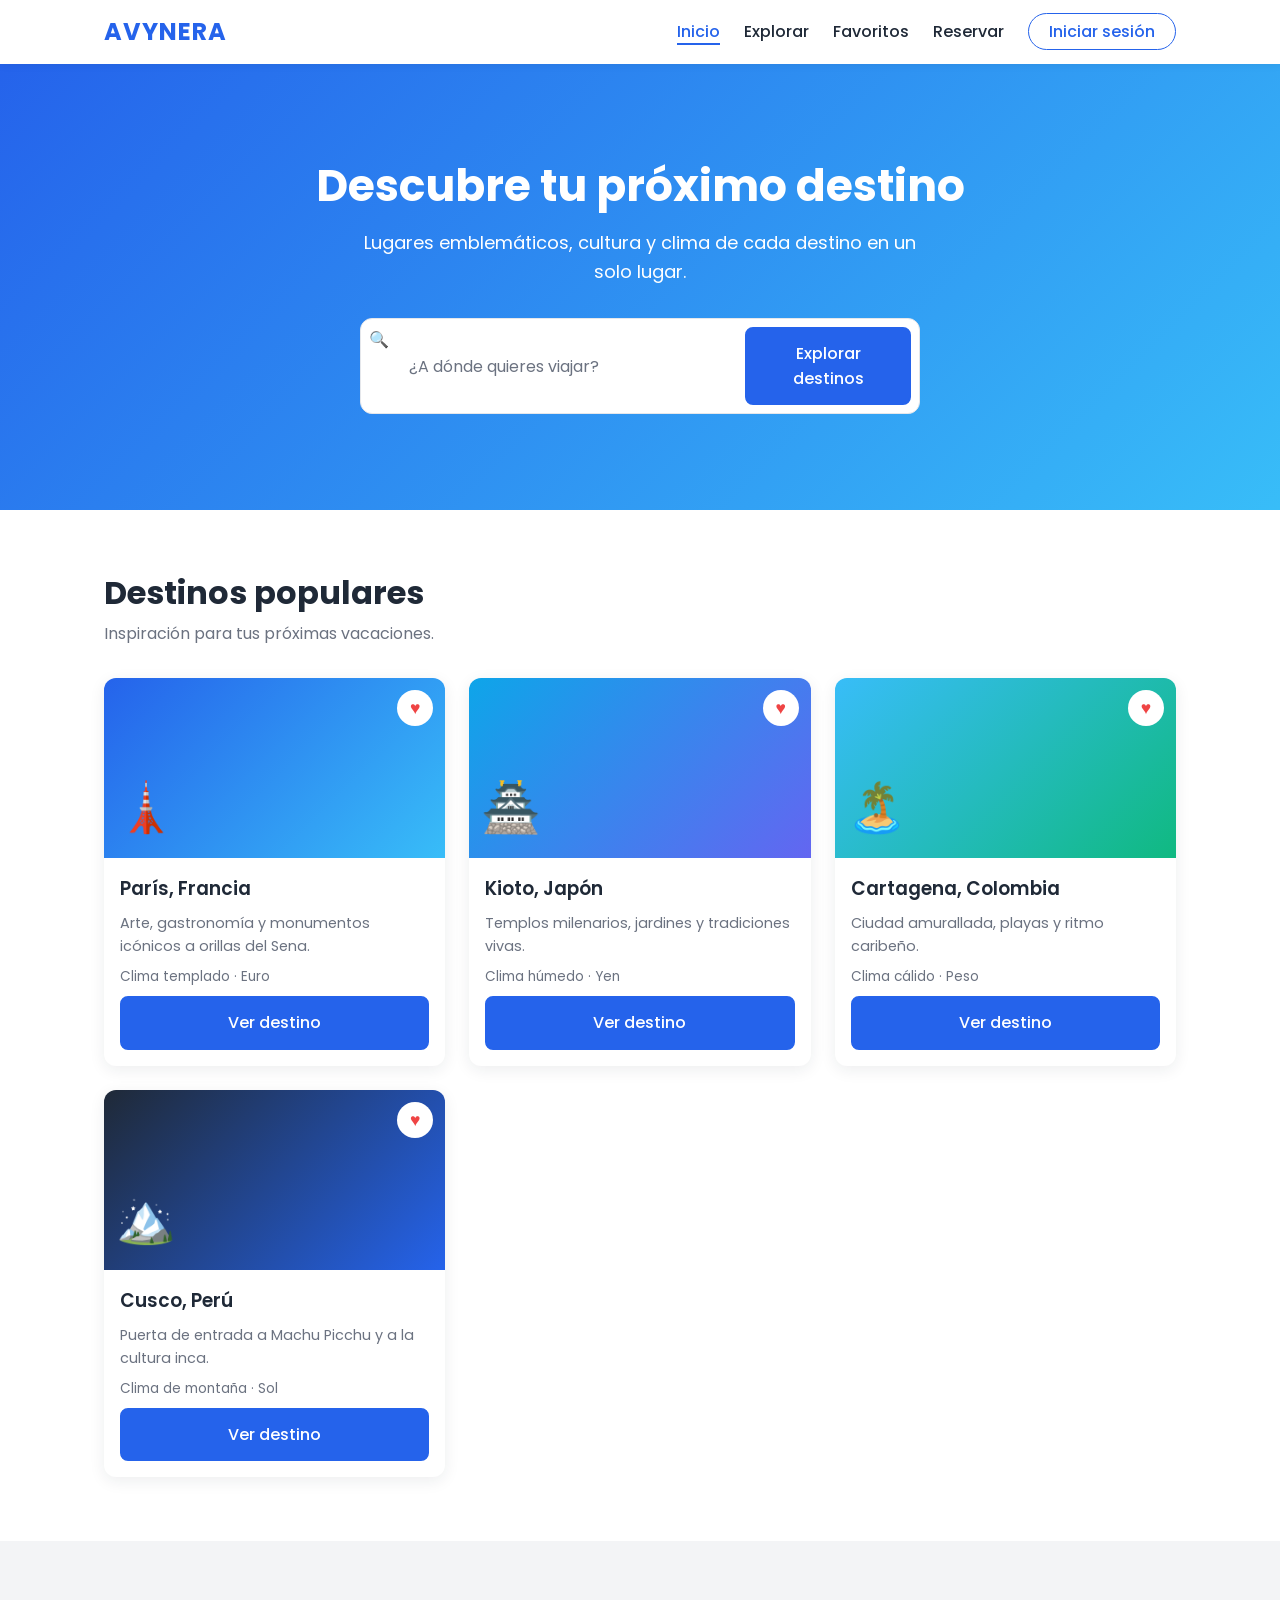
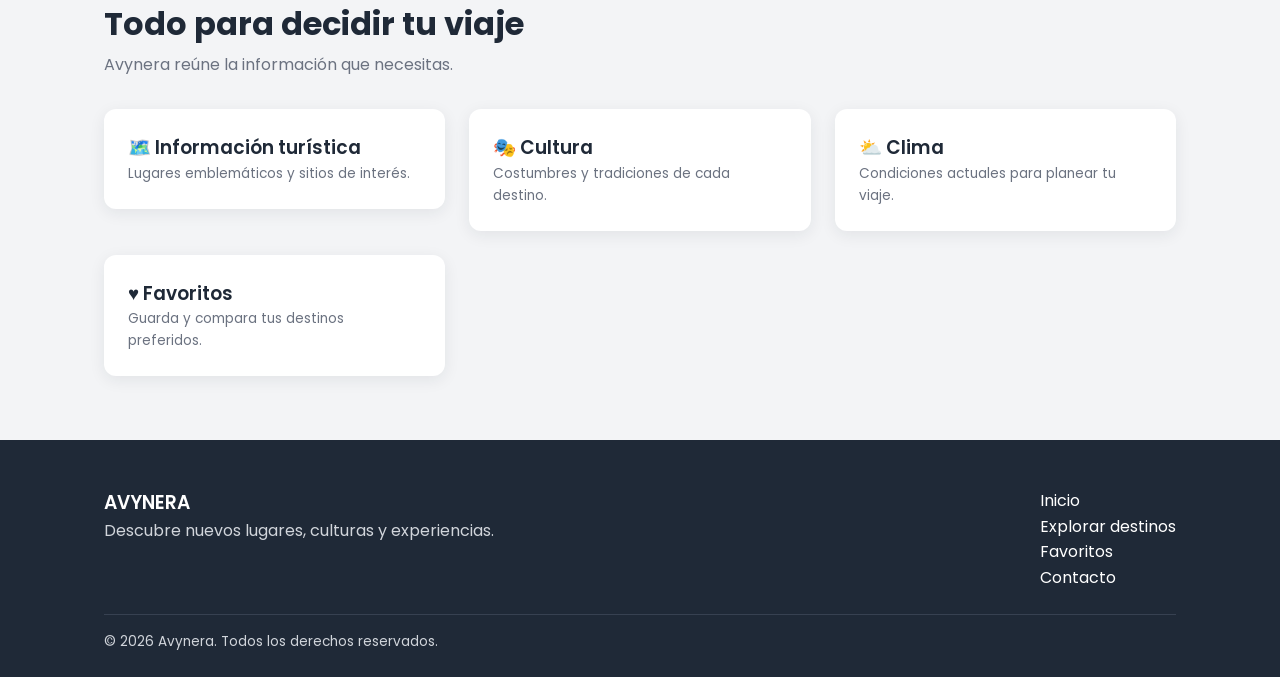
<file: index.html>
<!DOCTYPE html>
<html lang="es">
<head>
<meta charset="UTF-8">
<meta name="viewport" content="width=device-width, initial-scale=1">
<title>Inicio | Avynera</title>
<link rel="preconnect" href="https://fonts.googleapis.com">
<link rel="preconnect" href="https://fonts.gstatic.com" crossorigin>
<link href="https://fonts.googleapis.com/css2?family=Poppins:wght@400;500;600;700&display=swap" rel="stylesheet">
<link rel="stylesheet" href="style.css">
</head>
<body>
<header class="navbar">
<div class="contenedor">
<a class="logo" href="index.html">AVYNERA</a>
<nav><ul>
<li><a href="index.html" class="activo">Inicio</a></li>
<li><a href="destinos.html" >Explorar</a></li>
<li><a href="favoritos.html" >Favoritos</a></li>
<li><a href="reservar.html" >Reservar</a></li>
<li><a class="btn-login" href="login.html">Iniciar sesión</a></li>
</ul></nav>
</div>
</header>
<main>
<section class="hero"><div class="contenedor">
<h1>Descubre tu próximo destino</h1>
<p>Lugares emblemáticos, cultura y clima de cada destino en un solo lugar.</p>
<form class="buscador" action="destinos.html"><span aria-hidden="true">🔍</span><input type="search" placeholder="¿A dónde quieres viajar?" aria-label="Buscar destino"><button class="btn btn-primario" type="submit">Explorar destinos</button></form>
</div></section>
<section class="seccion"><div class="contenedor"><h2>Destinos populares</h2><p class="sub">Inspiración para tus próximas vacaciones.</p>
<div class="grid"><article class="tarjeta"><div class="img img-1">🗼<span class="fav" title="Favorito">♥</span></div><div class="cuerpo"><h3>París, Francia</h3><p>Arte, gastronomía y monumentos icónicos a orillas del Sena.</p><span class="datos">Clima templado · Euro</span><a class="btn btn-primario" href="detalle.html">Ver destino</a></div></article><article class="tarjeta"><div class="img img-2">🏯<span class="fav" title="Favorito">♥</span></div><div class="cuerpo"><h3>Kioto, Japón</h3><p>Templos milenarios, jardines y tradiciones vivas.</p><span class="datos">Clima húmedo · Yen</span><a class="btn btn-primario" href="detalle.html">Ver destino</a></div></article><article class="tarjeta"><div class="img img-3">🏝️<span class="fav" title="Favorito">♥</span></div><div class="cuerpo"><h3>Cartagena, Colombia</h3><p>Ciudad amurallada, playas y ritmo caribeño.</p><span class="datos">Clima cálido · Peso</span><a class="btn btn-primario" href="detalle.html">Ver destino</a></div></article><article class="tarjeta"><div class="img img-4">🏔️<span class="fav" title="Favorito">♥</span></div><div class="cuerpo"><h3>Cusco, Perú</h3><p>Puerta de entrada a Machu Picchu y a la cultura inca.</p><span class="datos">Clima de montaña · Sol</span><a class="btn btn-primario" href="detalle.html">Ver destino</a></div></article></div></div></section>
<section class="seccion gris"><div class="contenedor"><h2>Todo para decidir tu viaje</h2><p class="sub">Avynera reúne la información que necesitas.</p>
<div class="grid">
<div class="panel"><h3>🗺️ Información turística</h3><p class="datos">Lugares emblemáticos y sitios de interés.</p></div>
<div class="panel"><h3>🎭 Cultura</h3><p class="datos">Costumbres y tradiciones de cada destino.</p></div>
<div class="panel"><h3>⛅ Clima</h3><p class="datos">Condiciones actuales para planear tu viaje.</p></div>
<div class="panel"><h3>♥ Favoritos</h3><p class="datos">Guarda y compara tus destinos preferidos.</p></div>
</div></div></section>
</main>
<footer class="footer">
<div class="contenedor">
<div class="cols">
<div><h3>AVYNERA</h3><p>Descubre nuevos lugares, culturas y experiencias.</p></div>
<ul>
<li><a href="index.html">Inicio</a></li>
<li><a href="destinos.html">Explorar destinos</a></li>
<li><a href="favoritos.html">Favoritos</a></li>
<li><a href="#">Contacto</a></li>
</ul>
</div>
<p class="copy">© 2026 Avynera. Todos los derechos reservados.</p>
</div>
</footer>
</body>
</html>
</file>
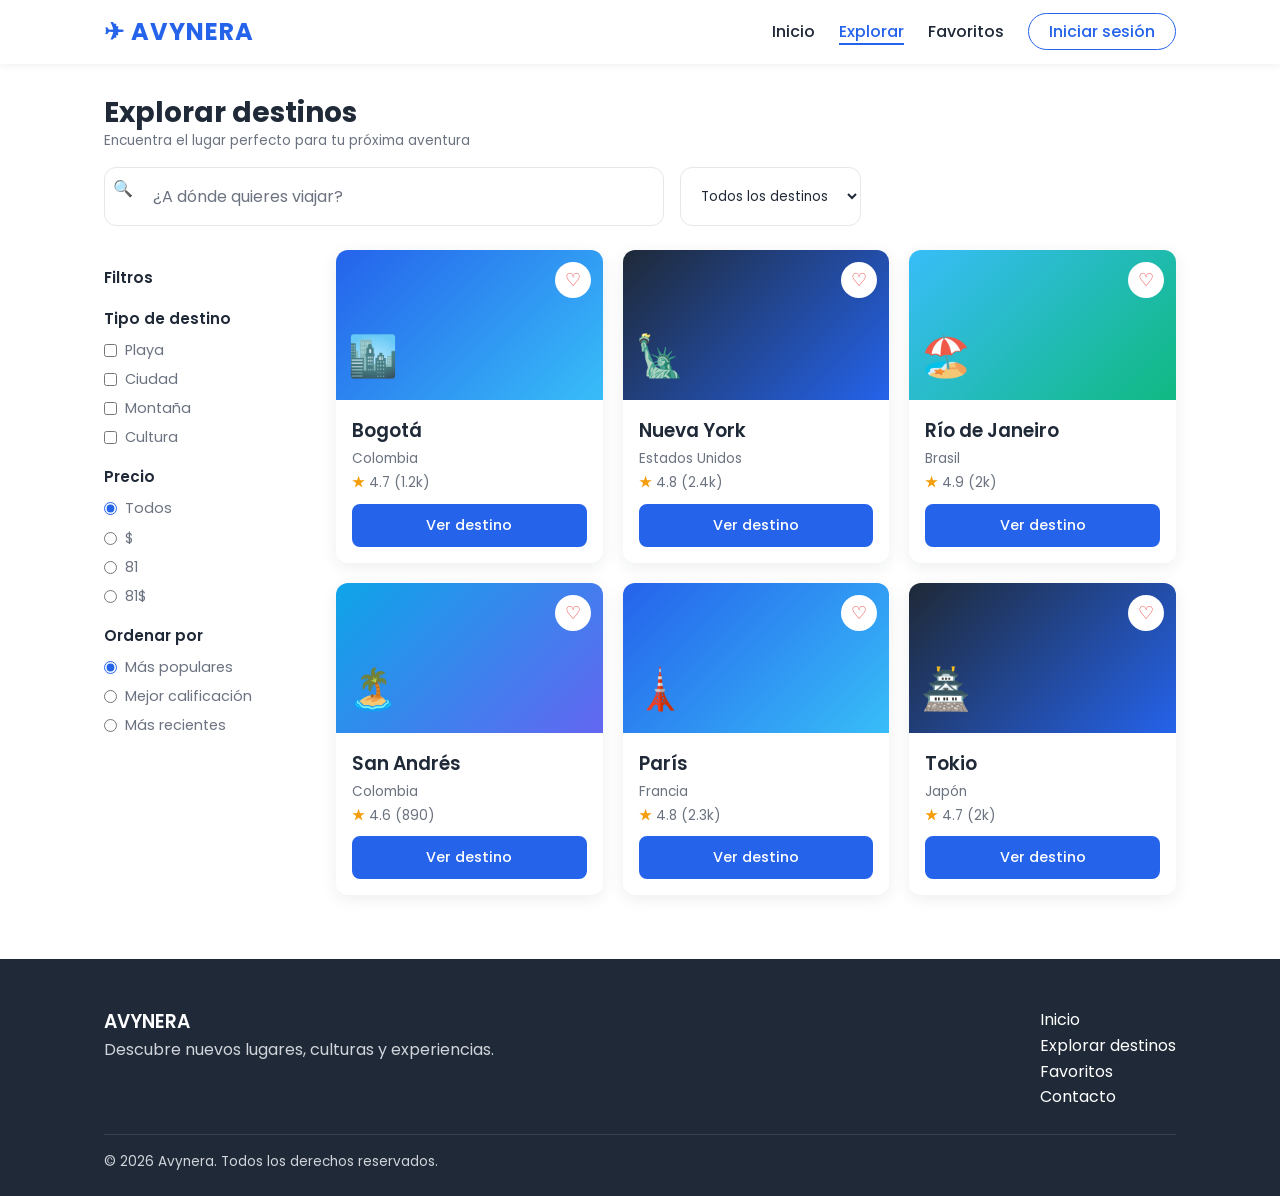
<file: destinos.html>
<!DOCTYPE html>
<html lang="es">
<head>
<meta charset="UTF-8">
<meta name="viewport" content="width=device-width, initial-scale=1">
<title>Destinos | Avynera</title>
<link href="https://fonts.googleapis.com/css2?family=Poppins:wght@400;500;600;700&display=swap" rel="stylesheet">
<link rel="stylesheet" href="style.css">
</head>
<body>
<header class="navbar"><div class="contenedor">
<a class="logo" href="index.html">✈ AVYNERA</a>
<nav><ul>
<li><a href="index.html">Inicio</a></li>
<li><a href="destinos.html" class="activo">Explorar</a></li>
<li><a href="favoritos.html">Favoritos</a></li>
<li><a class="btn-login" href="login.html">Iniciar sesión</a></li>
</ul></nav></div></header>
<main class="contenedor">
<div class="titulo-pagina"><h1>Explorar destinos</h1><p class="datos">Encuentra el lugar perfecto para tu próxima aventura</p></div>
<div class="barra">
<form class="buscador" onsubmit="return false"><span>🔍</span><input type="search" placeholder="¿A dónde quieres viajar?" aria-label="Buscar"></form>
<select aria-label="Tipo"><option>Todos los destinos</option><option>Ciudad</option><option>Montaña</option><option>Playa</option></select>
</div>
<div class="explorar">
<aside class="filtros">
<h3>Filtros</h3><h3>Tipo de destino</h3>
<label><input type="checkbox"> Playa</label><label><input type="checkbox"> Ciudad</label><label><input type="checkbox"> Montaña</label><label><input type="checkbox"> Cultura</label>
<h3>Precio</h3>
<label><input type="radio" name="p" checked> Todos</label><label><input type="radio" name="p"> $</label><label><input type="radio" name="p"> 81</label><label><input type="radio" name="p"> 81$</label>
<h3>Ordenar por</h3>
<label><input type="radio" name="o" checked> Más populares</label><label><input type="radio" name="o"> Mejor calificación</label><label><input type="radio" name="o"> Más recientes</label>
</aside>
<div class="grid3">
<article class="tarjeta"><div class="img img-1">🏙️<span class="fav">♡</span></div><div class="cuerpo"><h3>Bogotá</h3><span class="datos">Colombia</span><span class="estrellas"><b>★</b> 4.7 (1.2k)</span><a class="btn" href="detalle.html">Ver destino</a></div></article><article class="tarjeta"><div class="img img-4">🗽<span class="fav">♡</span></div><div class="cuerpo"><h3>Nueva York</h3><span class="datos">Estados Unidos</span><span class="estrellas"><b>★</b> 4.8 (2.4k)</span><a class="btn" href="detalle.html">Ver destino</a></div></article><article class="tarjeta"><div class="img img-3">🏖️<span class="fav">♡</span></div><div class="cuerpo"><h3>Río de Janeiro</h3><span class="datos">Brasil</span><span class="estrellas"><b>★</b> 4.9 (2k)</span><a class="btn" href="detalle.html">Ver destino</a></div></article>
<article class="tarjeta"><div class="img img-2">🏝️<span class="fav">♡</span></div><div class="cuerpo"><h3>San Andrés</h3><span class="datos">Colombia</span><span class="estrellas"><b>★</b> 4.6 (890)</span><a class="btn" href="detalle.html">Ver destino</a></div></article><article class="tarjeta"><div class="img img-1">🗼<span class="fav">♡</span></div><div class="cuerpo"><h3>París</h3><span class="datos">Francia</span><span class="estrellas"><b>★</b> 4.8 (2.3k)</span><a class="btn" href="detalle.html">Ver destino</a></div></article><article class="tarjeta"><div class="img img-4">🏯<span class="fav">♡</span></div><div class="cuerpo"><h3>Tokio</h3><span class="datos">Japón</span><span class="estrellas"><b>★</b> 4.7 (2k)</span><a class="btn" href="detalle.html">Ver destino</a></div></article>
</div></div></main>
<footer class="footer"><div class="contenedor"><div class="cols"><div><h3>AVYNERA</h3><p>Descubre nuevos lugares, culturas y experiencias.</p></div>
<ul><li><a href="index.html">Inicio</a></li><li><a href="destinos.html">Explorar destinos</a></li><li><a href="favoritos.html">Favoritos</a></li><li><a href="#">Contacto</a></li></ul></div>
<p class="copy">© 2026 Avynera. Todos los derechos reservados.</p></div></footer>
</body></html>
</file>
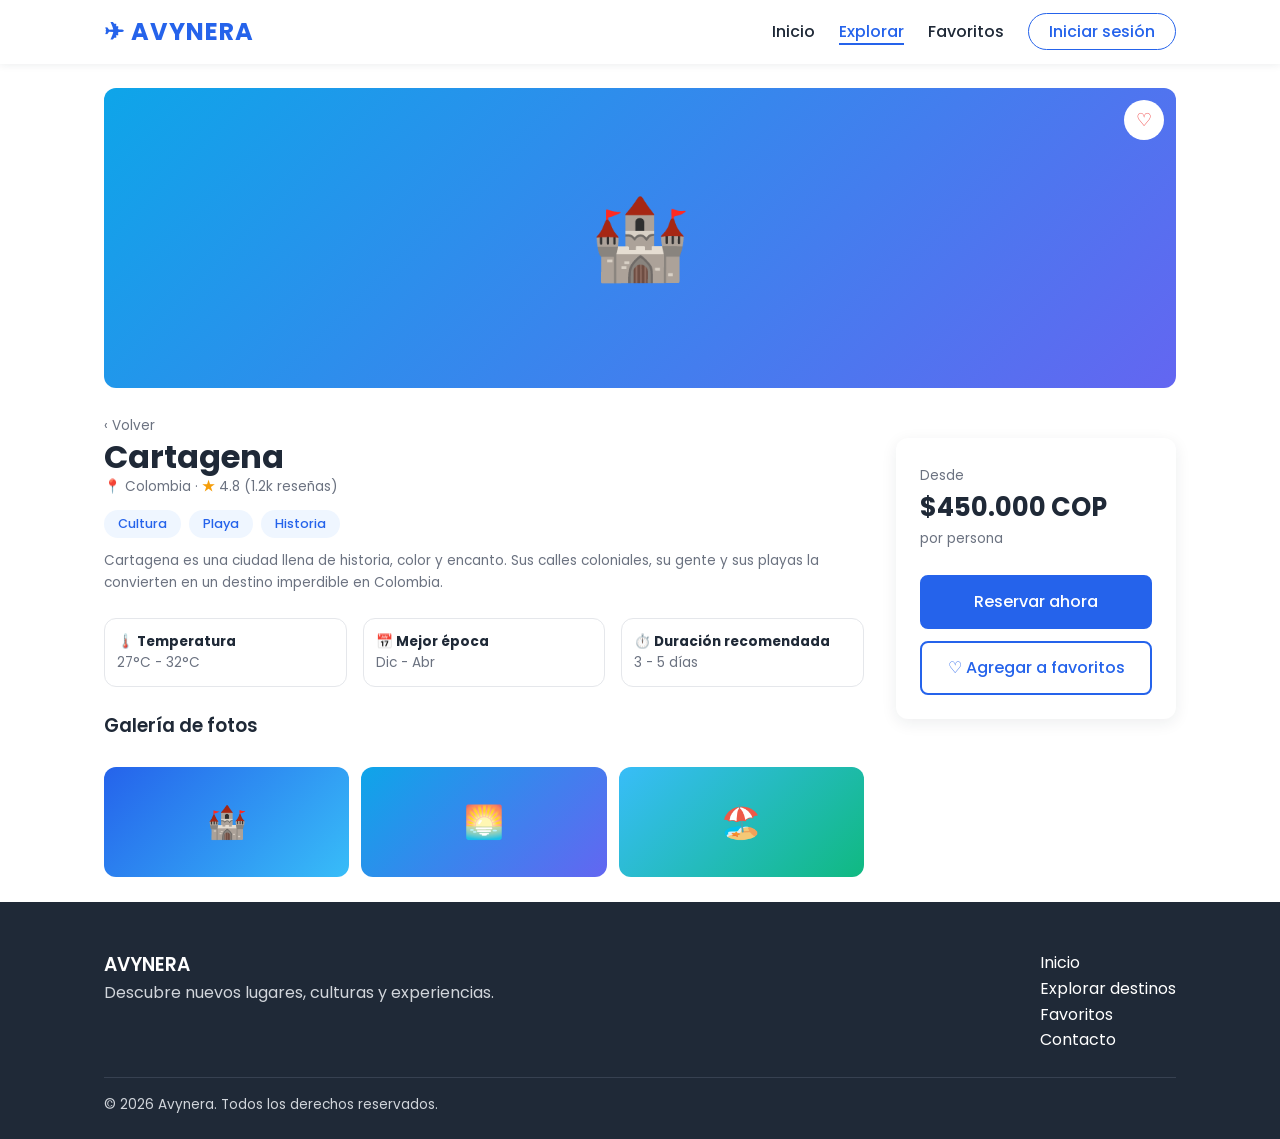
<file: detalle.html>
<!DOCTYPE html>
<html lang="es">
<head>
<meta charset="UTF-8">
<meta name="viewport" content="width=device-width, initial-scale=1">
<title>Detalle | Avynera</title>
<link href="https://fonts.googleapis.com/css2?family=Poppins:wght@400;500;600;700&display=swap" rel="stylesheet">
<link rel="stylesheet" href="style.css">
</head>
<body>
<header class="navbar"><div class="contenedor">
<a class="logo" href="index.html">✈ AVYNERA</a>
<nav><ul>
<li><a href="index.html">Inicio</a></li>
<li><a href="destinos.html" class="activo">Explorar</a></li>
<li><a href="favoritos.html">Favoritos</a></li>
<li><a class="btn-login" href="login.html">Iniciar sesión</a></li>
</ul></nav></div></header>
<main class="contenedor">
<div class="hero-det img-2">🏰<span class="fav">♡</span></div>
<a href="destinos.html" class="datos">‹ Volver</a>
<div class="det2"><div>
<h1>Cartagena</h1><p class="datos">📍 Colombia · <b style="color:#F59E0B">★</b> 4.8 (1.2k reseñas)</p>
<div class="chips"><span class="chip">Cultura</span><span class="chip">Playa</span><span class="chip">Historia</span></div>
<p class="datos">Cartagena es una ciudad llena de historia, color y encanto. Sus calles coloniales, su gente y sus playas la convierten en un destino imperdible en Colombia.</p>
<div class="datos3"><div><b>🌡️ Temperatura</b>27°C - 32°C</div><div><b>📅 Mejor época</b>Dic - Abr</div><div><b>⏱️ Duración recomendada</b>3 - 5 días</div></div>
<h3>Galería de fotos</h3><br>
<div class="galeria"><div class="img-1">🏰</div><div class="img-2">🌅</div><div class="img-3">🏖️</div></div>
</div>
<aside class="panel"><span class="datos">Desde</span><div class="precio">$450.000 COP</div><p class="datos">por persona</p><br>
<a class="btn btn-primario" style="width:100%;text-align:center;margin-bottom:12px" href="reservar.html">Reservar ahora</a>
<a class="btn btn-secundario" style="width:100%;text-align:center" href="favoritos.html">♡ Agregar a favoritos</a></aside>
</div></main><br>
<footer class="footer"><div class="contenedor"><div class="cols"><div><h3>AVYNERA</h3><p>Descubre nuevos lugares, culturas y experiencias.</p></div>
<ul><li><a href="index.html">Inicio</a></li><li><a href="destinos.html">Explorar destinos</a></li><li><a href="favoritos.html">Favoritos</a></li><li><a href="#">Contacto</a></li></ul></div>
<p class="copy">© 2026 Avynera. Todos los derechos reservados.</p></div></footer>
</body></html>
</file>
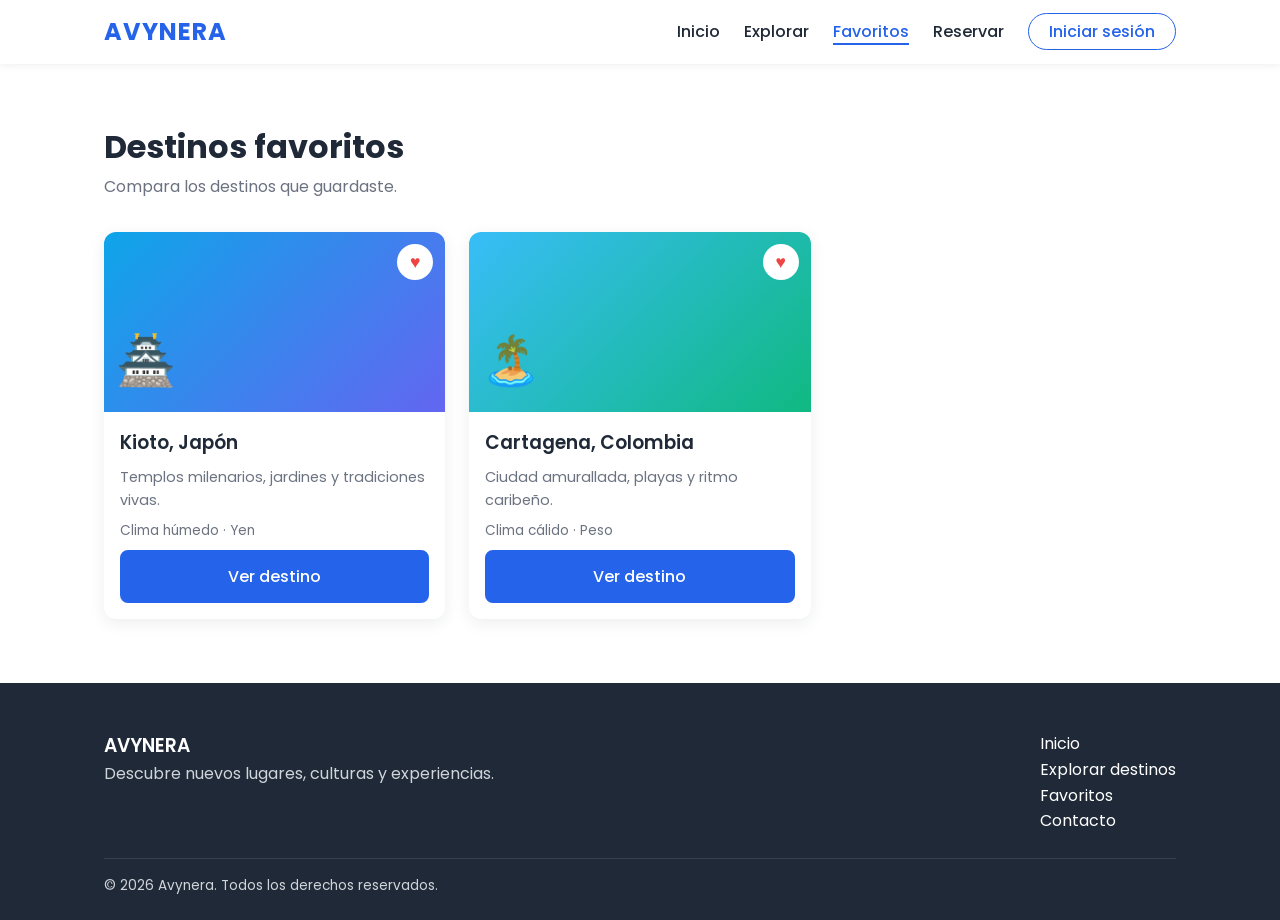
<file: favoritos.html>
<!DOCTYPE html>
<html lang="es">
<head>
<meta charset="UTF-8">
<meta name="viewport" content="width=device-width, initial-scale=1">
<title>Favoritos | Avynera</title>
<link rel="preconnect" href="https://fonts.googleapis.com">
<link rel="preconnect" href="https://fonts.gstatic.com" crossorigin>
<link href="https://fonts.googleapis.com/css2?family=Poppins:wght@400;500;600;700&display=swap" rel="stylesheet">
<link rel="stylesheet" href="style.css">
</head>
<body>
<header class="navbar">
<div class="contenedor">
<a class="logo" href="index.html">AVYNERA</a>
<nav><ul>
<li><a href="index.html" >Inicio</a></li>
<li><a href="destinos.html" >Explorar</a></li>
<li><a href="favoritos.html" class="activo">Favoritos</a></li>
<li><a href="reservar.html" >Reservar</a></li>
<li><a class="btn-login" href="login.html">Iniciar sesión</a></li>
</ul></nav>
</div>
</header>
<main>
<section class="seccion"><div class="contenedor"><h2>Destinos favoritos</h2><p class="sub">Compara los destinos que guardaste.</p>
<div class="grid"><article class="tarjeta"><div class="img img-2">🏯<span class="fav" title="Favorito">♥</span></div><div class="cuerpo"><h3>Kioto, Japón</h3><p>Templos milenarios, jardines y tradiciones vivas.</p><span class="datos">Clima húmedo · Yen</span><a class="btn btn-primario" href="detalle.html">Ver destino</a></div></article><article class="tarjeta"><div class="img img-3">🏝️<span class="fav" title="Favorito">♥</span></div><div class="cuerpo"><h3>Cartagena, Colombia</h3><p>Ciudad amurallada, playas y ritmo caribeño.</p><span class="datos">Clima cálido · Peso</span><a class="btn btn-primario" href="detalle.html">Ver destino</a></div></article></div></div></section>
</main>
<footer class="footer">
<div class="contenedor">
<div class="cols">
<div><h3>AVYNERA</h3><p>Descubre nuevos lugares, culturas y experiencias.</p></div>
<ul>
<li><a href="index.html">Inicio</a></li>
<li><a href="destinos.html">Explorar destinos</a></li>
<li><a href="favoritos.html">Favoritos</a></li>
<li><a href="#">Contacto</a></li>
</ul>
</div>
<p class="copy">© 2026 Avynera. Todos los derechos reservados.</p>
</div>
</footer>
</body>
</html>
</file>
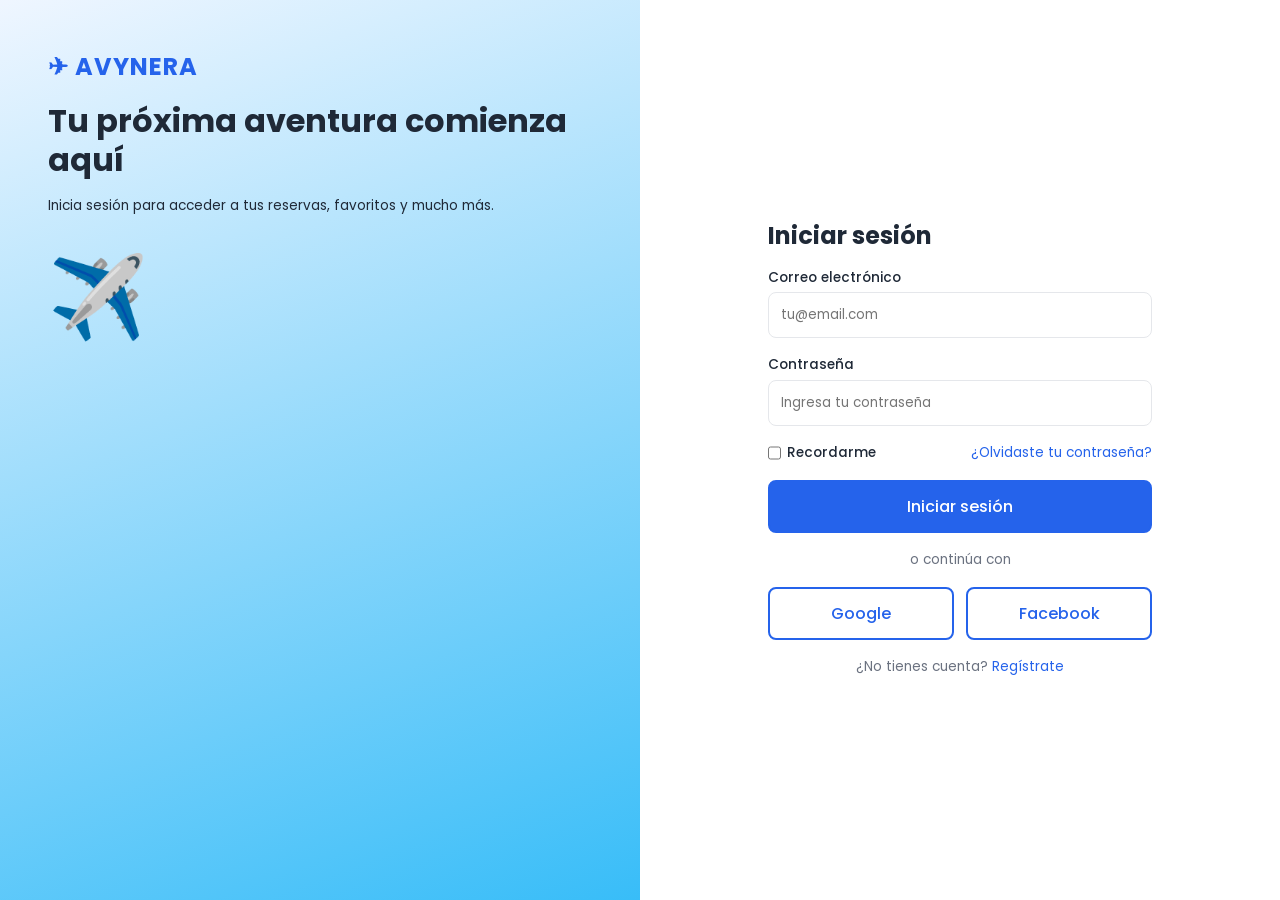
<file: login.html>
<!DOCTYPE html>
<html lang="es">
<head>
<meta charset="UTF-8">
<meta name="viewport" content="width=device-width, initial-scale=1">
<title>Iniciar sesión | Avynera</title>
<link href="https://fonts.googleapis.com/css2?family=Poppins:wght@400;500;600;700&display=swap" rel="stylesheet">
<link rel="stylesheet" href="style.css">
</head>
<body>
<main class="login-split">
<section class="login-izq"><a class="logo" style="color:var(--azul)" href="index.html">✈ AVYNERA</a>
<h1>Tu próxima aventura comienza aquí</h1><p class="datos" style="color:var(--texto)">Inicia sesión para acceder a tus reservas, favoritos y mucho más.</p><div style="font-size:5rem">✈️</div></section>
<section class="login-der"><h2>Iniciar sesión</h2>
<label>Correo electrónico<input type="email" placeholder="tu@email.com"></label>
<label>Contraseña<input type="password" placeholder="Ingresa tu contraseña"></label>
<div class="fila"><label style="flex-direction:row;gap:6px"><input type="checkbox"> Recordarme</label><a href="#">¿Olvidaste tu contraseña?</a></div>
<button class="btn btn-primario" style="width:100%">Iniciar sesión</button>
<p class="datos centro">o continúa con</p>
<div class="sociales"><a class="btn btn-secundario centro" href="#">Google</a><a class="btn btn-secundario centro" href="#">Facebook</a></div>
<p class="datos centro">¿No tienes cuenta? <a href="#">Regístrate</a></p>
</section></main></body></html>
</file>
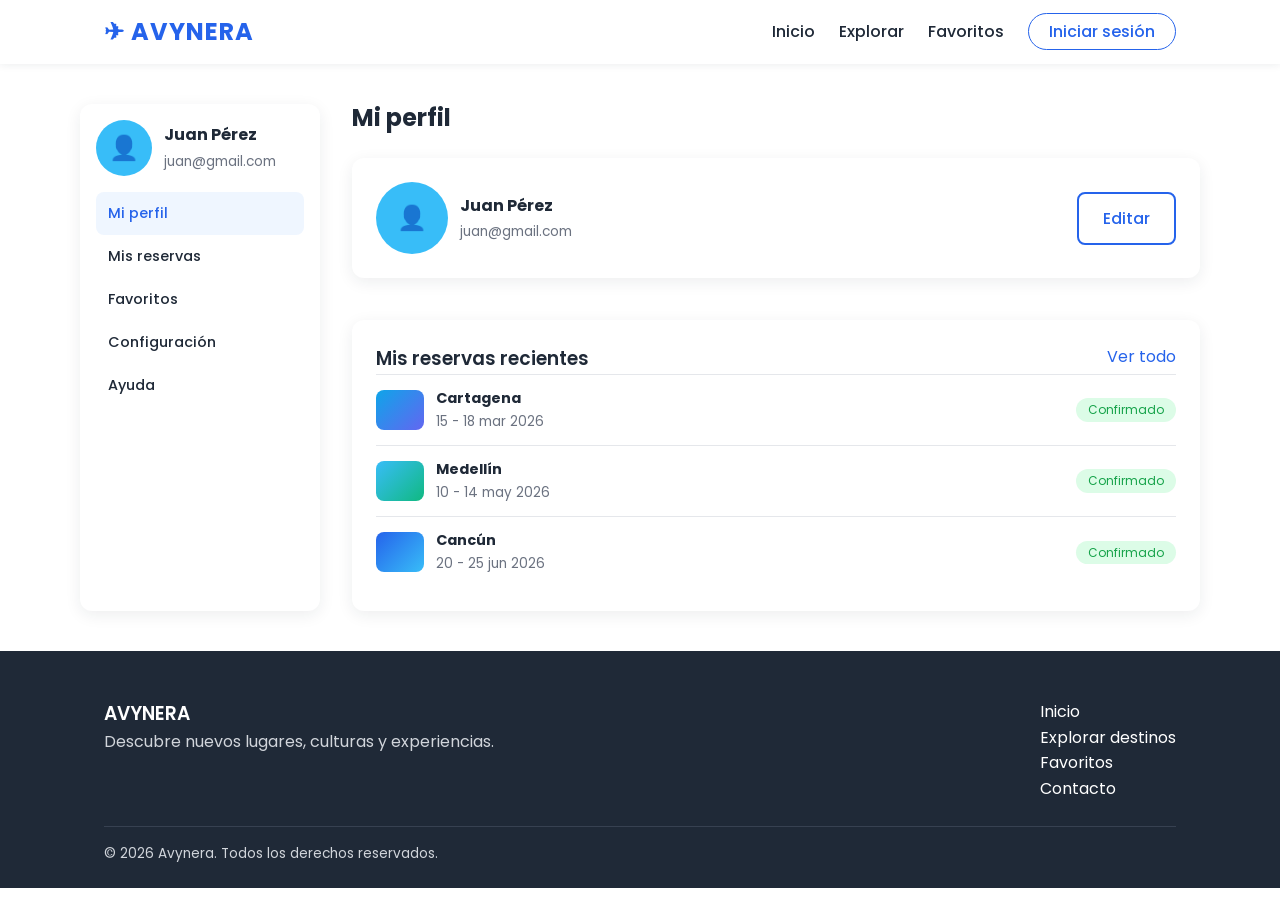
<file: perfil.html>
<!DOCTYPE html>
<html lang="es">
<head>
<meta charset="UTF-8">
<meta name="viewport" content="width=device-width, initial-scale=1">
<title>Perfil | Avynera</title>
<link href="https://fonts.googleapis.com/css2?family=Poppins:wght@400;500;600;700&display=swap" rel="stylesheet">
<link rel="stylesheet" href="style.css">
</head>
<body>
<header class="navbar"><div class="contenedor">
<a class="logo" href="index.html">✈ AVYNERA</a>
<nav><ul>
<li><a href="index.html">Inicio</a></li>
<li><a href="destinos.html" >Explorar</a></li>
<li><a href="favoritos.html">Favoritos</a></li>
<li><a class="btn-login" href="login.html">Iniciar sesión</a></li>
</ul></nav></div></header>
<main class="contenedor perfil">
<aside class="menu-lateral">
<div class="usuario"><div class="avatar">👤</div><div><b>Juan Pérez</b><br><span class="datos">juan@gmail.com</span></div></div>
<a class="activo" href="perfil.html">Mi perfil</a><a href="#">Mis reservas</a><a href="favoritos.html">Favoritos</a><a href="#">Configuración</a><a href="#">Ayuda</a>
</aside>
<section>
<h2>Mi perfil</h2><br>
<div class="panel usuario" style="justify-content:space-between"><div class="usuario" style="margin:0"><div class="avatar" style="width:72px;height:72px">👤</div><div><b>Juan Pérez</b><br><span class="datos">juan@gmail.com</span></div></div><a class="btn btn-secundario" href="#">Editar</a></div><br>
<div class="panel"><div style="display:flex;justify-content:space-between"><h3>Mis reservas recientes</h3><a href="#">Ver todo</a></div>
<div class="reserva"><div class="mini img-2"></div><div><b>Cartagena</b><br><span class="datos">15 - 18 mar 2026</span></div><span class="estado">Confirmado</span></div><div class="reserva"><div class="mini img-3"></div><div><b>Medellín</b><br><span class="datos">10 - 14 may 2026</span></div><span class="estado">Confirmado</span></div><div class="reserva"><div class="mini img-1"></div><div><b>Cancún</b><br><span class="datos">20 - 25 jun 2026</span></div><span class="estado">Confirmado</span></div>
</div></section></main>
<footer class="footer"><div class="contenedor"><div class="cols"><div><h3>AVYNERA</h3><p>Descubre nuevos lugares, culturas y experiencias.</p></div>
<ul><li><a href="index.html">Inicio</a></li><li><a href="destinos.html">Explorar destinos</a></li><li><a href="favoritos.html">Favoritos</a></li><li><a href="#">Contacto</a></li></ul></div>
<p class="copy">© 2026 Avynera. Todos los derechos reservados.</p></div></footer>
</body></html>
</file>
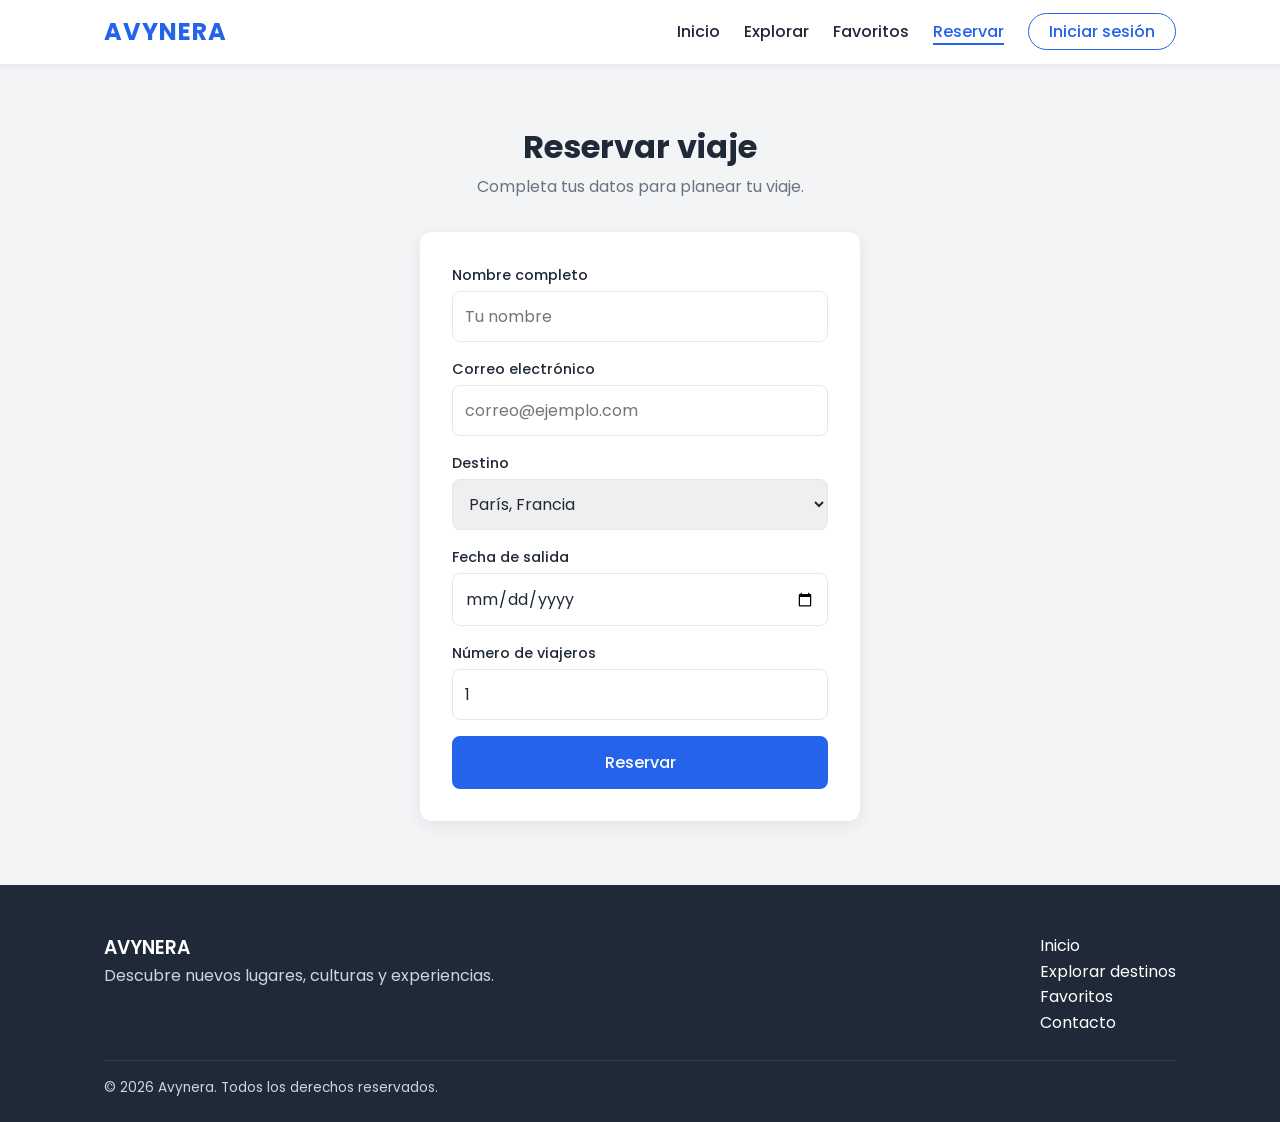
<file: reservar.html>
<!DOCTYPE html>
<html lang="es">
<head>
<meta charset="UTF-8">
<meta name="viewport" content="width=device-width, initial-scale=1">
<title>Reservar | Avynera</title>
<link rel="preconnect" href="https://fonts.googleapis.com">
<link rel="preconnect" href="https://fonts.gstatic.com" crossorigin>
<link href="https://fonts.googleapis.com/css2?family=Poppins:wght@400;500;600;700&display=swap" rel="stylesheet">
<link rel="stylesheet" href="style.css">
</head>
<body>
<header class="navbar">
<div class="contenedor">
<a class="logo" href="index.html">AVYNERA</a>
<nav><ul>
<li><a href="index.html" >Inicio</a></li>
<li><a href="destinos.html" >Explorar</a></li>
<li><a href="favoritos.html" >Favoritos</a></li>
<li><a href="reservar.html" class="activo">Reservar</a></li>
<li><a class="btn-login" href="login.html">Iniciar sesión</a></li>
</ul></nav>
</div>
</header>
<main>
<section class="seccion gris"><div class="contenedor"><h2 class="centro">Reservar viaje</h2><p class="sub centro">Completa tus datos para planear tu viaje.</p>
<form class="formulario">
<label>Nombre completo<input type="text" placeholder="Tu nombre" required></label>
<label>Correo electrónico<input type="email" placeholder="correo@ejemplo.com" required></label>
<label>Destino<select><option>París, Francia</option><option>Kioto, Japón</option><option>Cartagena, Colombia</option><option>Cusco, Perú</option></select></label>
<label>Fecha de salida<input type="date" required></label>
<label>Número de viajeros<input type="number" min="1" value="1"></label>
<button class="btn btn-primario" type="submit">Reservar</button>
</form></div></section>
</main>
<footer class="footer">
<div class="contenedor">
<div class="cols">
<div><h3>AVYNERA</h3><p>Descubre nuevos lugares, culturas y experiencias.</p></div>
<ul>
<li><a href="index.html">Inicio</a></li>
<li><a href="destinos.html">Explorar destinos</a></li>
<li><a href="favoritos.html">Favoritos</a></li>
<li><a href="#">Contacto</a></li>
</ul>
</div>
<p class="copy">© 2026 Avynera. Todos los derechos reservados.</p>
</div>
</footer>
</body>
</html>
</file>
<file: style.css>
/* ==========================================================
   AVYNERA - Hoja de estilos
   ----------------------------------------------------------
   ÍNDICE
   1. Variables (colores y medidas)
   2. Reset y estilos base
   3. Utilidades y estructura general
   4. Botones
   5. Navbar
   6. Footer
   7. Buscador y formularios
   8. Tarjetas de destinos
   9. Página: Inicio
   10. Página: Explorar destinos
   11. Página: Detalle de destino
   12. Página: Perfil
   13. Página: Login
   14. Responsive
   ========================================================== */


/* ========== 1. VARIABLES ========== */
:root {
  /* Colores */
  --azul: #2563EB;
  --celeste: #38BDF8;
  --blanco: #FFFFFF;
  --gris-claro: #F3F4F6;
  --texto: #1F2937;
  --texto-2: #6B7280;
  --borde: #E5E7EB;

  /* Medidas */
  --radio: 12px;
  --sombra: 0 4px 16px rgba(31, 41, 55, .08);
}


/* ========== 2. RESET Y BASE ========== */
* {
  box-sizing: border-box;
  margin: 0;
  padding: 0;
}

body {
  font-family: 'Poppins', sans-serif;
  font-weight: 400;
  color: var(--texto);
  background: var(--blanco);
  line-height: 1.6;
}

a { color: var(--azul); text-decoration: none; }
img { max-width: 100%; display: block; }

h1, h2 { font-weight: 700; line-height: 1.2; }
h3 { font-weight: 600; }

:focus-visible {
  outline: 3px solid var(--celeste);
  outline-offset: 2px;
}


/* ========== 3. UTILIDADES Y ESTRUCTURA ========== */
.contenedor {
  max-width: 1120px;
  margin: 0 auto;
  padding: 0 24px;
}

.seccion { padding: 64px 0; }
.seccion.gris { background: var(--gris-claro); }
.seccion h2 { font-size: 2rem; margin-bottom: 8px; }

.sub { color: var(--texto-2); margin-bottom: 32px; }
.datos { color: var(--texto-2); font-size: .85rem; }
.centro { text-align: center; }

/* Tarjeta blanca genérica (paneles) */
.panel {
  background: var(--blanco);
  border-radius: var(--radio);
  box-shadow: var(--sombra);
  padding: 24px;
  height: fit-content;
}

/* Cuadrículas */
.grid {
  display: grid;
  grid-template-columns: repeat(auto-fill, minmax(260px, 1fr));
  gap: 24px;
}

.grid3 {
  display: grid;
  grid-template-columns: repeat(auto-fill, minmax(210px, 1fr));
  gap: 20px;
}

/* Fondos degradados (reemplazar por fotos reales) */
.img-1 { background: linear-gradient(135deg, #2563EB, #38BDF8); }
.img-2 { background: linear-gradient(135deg, #0EA5E9, #6366F1); }
.img-3 { background: linear-gradient(135deg, #38BDF8, #10B981); }
.img-4 { background: linear-gradient(135deg, #1F2937, #2563EB); }


/* ========== 4. BOTONES ========== */
.btn {
  display: inline-block;
  font-family: inherit;
  font-weight: 500;
  font-size: 1rem;
  padding: 12px 24px;
  border-radius: 8px;
  border: 2px solid var(--azul);
  cursor: pointer;
}

.btn-primario { background: var(--azul); color: var(--blanco); }
.btn-primario:hover { background: #1D4ED8; }

.btn-secundario { background: var(--blanco); color: var(--azul); }
.btn-secundario:hover { background: var(--gris-claro); }


/* ========== 5. NAVBAR ========== */
.navbar {
  background: var(--blanco);
  box-shadow: 0 1px 8px rgba(31, 41, 55, .08);
  position: sticky;
  top: 0;
  z-index: 10;
}

.navbar .contenedor {
  display: flex;
  align-items: center;
  justify-content: space-between;
  flex-wrap: wrap;
  gap: 8px;
  min-height: 64px;
}

.logo {
  color: var(--azul);
  font-weight: 700;
  font-size: 1.5rem;
  letter-spacing: 1px;
}

.navbar ul {
  list-style: none;
  display: flex;
  align-items: center;
  gap: 24px;
  flex-wrap: wrap;
}

.navbar li a { color: var(--texto); font-weight: 500; }

.navbar li a.activo {
  color: var(--azul);
  border-bottom: 2px solid var(--azul);
}

.navbar .btn-login {
  color: var(--azul);
  background: var(--blanco);
  border: 1.5px solid var(--azul);
  border-radius: 20px;
  padding: 6px 20px;
}


/* ========== 6. FOOTER ========== */
.footer {
  background: #1F2937;
  color: var(--blanco);
  padding: 48px 0 24px;
}

.footer .cols {
  display: flex;
  justify-content: space-between;
  flex-wrap: wrap;
  gap: 24px;
  margin-bottom: 24px;
}

.footer p { color: #D1D5DB; }
.footer ul { list-style: none; }
.footer li a { color: var(--blanco); }

.copy {
  border-top: 1px solid #374151;
  padding-top: 16px;
  font-size: .85rem;
  color: #9CA3AF;
}


/* ========== 7. BUSCADOR Y FORMULARIOS ========== */
/* Buscador */
.buscador {
  display: flex;
  gap: 8px;
  max-width: 560px;
  margin: 0 auto;
  padding: 8px;
  background: var(--blanco);
  border: 1px solid var(--borde);
  border-radius: var(--radio);
}

.buscador:focus-within {
  border-color: var(--azul);
  box-shadow: 0 0 0 3px rgba(37, 99, 235, .3);
}

.buscador input {
  flex: 1;
  border: 0;
  outline: 0;
  padding: 8px 12px;
  font-family: inherit;
  font-size: 1rem;
  color: var(--texto);
}

.buscador input::placeholder { color: var(--texto-2); }

/* Formulario (reservar) */
.formulario {
  display: flex;
  flex-direction: column;
  gap: 16px;
  max-width: 440px;
  margin: 0 auto;
  padding: 32px;
  background: var(--blanco);
  border-radius: var(--radio);
  box-shadow: var(--sombra);
}

.formulario label {
  display: flex;
  flex-direction: column;
  gap: 4px;
  font-weight: 500;
  font-size: .9rem;
}

.formulario input,
.formulario select {
  padding: 12px;
  font-family: inherit;
  font-size: 1rem;
  color: var(--texto);
  border: 1px solid var(--borde);
  border-radius: 8px;
}

.formulario input:focus,
.formulario select:focus {
  outline: 0;
  border-color: var(--azul);
  box-shadow: 0 0 0 3px rgba(37, 99, 235, .2);
}

.formulario .btn { width: 100%; }


/* ========== 8. TARJETAS DE DESTINOS ========== */
.tarjeta {
  display: flex;
  flex-direction: column;
  overflow: hidden;
  background: var(--blanco);
  border-radius: var(--radio);
  box-shadow: var(--sombra);
}

.tarjeta .img {
  position: relative;
  display: flex;
  align-items: flex-end;
  height: 180px;
  padding: 12px;
  font-size: 3rem;
  color: var(--blanco);
}

.tarjeta .cuerpo {
  display: flex;
  flex-direction: column;
  gap: 8px;
  flex: 1;
  padding: 16px;
}

.tarjeta p { flex: 1; font-size: .9rem; color: var(--texto-2); }
.tarjeta .btn { text-align: center; }

/* Botón corazón de favoritos */
.fav {
  position: absolute;
  top: 12px;
  right: 12px;
  display: grid;
  place-items: center;
  width: 36px;
  height: 36px;
  font-size: 1.1rem;
  color: #EF4444;
  background: var(--blanco);
  border-radius: 50%;
}

/* Calificación */
.estrellas { font-size: .85rem; color: var(--texto-2); }
.estrellas b { color: #F59E0B; }


/* ========== 9. PÁGINA: INICIO ========== */
.hero {
  padding: 96px 0;
  text-align: center;
  color: var(--blanco);
  background: linear-gradient(135deg, var(--azul), var(--celeste));
}

.hero h1 { font-size: 2.75rem; margin-bottom: 16px; }

.hero p {
  max-width: 560px;
  margin: 0 auto 32px;
  font-size: 1.125rem;
}


/* ========== 10. PÁGINA: EXPLORAR DESTINOS ========== */
.titulo-pagina { padding: 32px 0 16px; }
.titulo-pagina h1 { font-size: 1.75rem; }

/* Barra de búsqueda + selector */
.barra {
  display: flex;
  flex-wrap: wrap;
  gap: 16px;
  margin-bottom: 24px;
}

.barra .buscador { flex: 1; min-width: 240px; margin: 0; }

.barra select {
  padding: 10px 16px;
  font-family: inherit;
  color: var(--texto);
  background: var(--blanco);
  border: 1px solid var(--borde);
  border-radius: var(--radio);
}

/* Filtros laterales + resultados */
.explorar {
  display: grid;
  grid-template-columns: 200px 1fr;
  gap: 32px;
  padding-bottom: 64px;
}

.filtros h3 { font-size: .95rem; margin: 16px 0 8px; }

.filtros label {
  display: flex;
  align-items: center;
  gap: 8px;
  margin-bottom: 6px;
  font-size: .9rem;
  color: var(--texto-2);
}

.filtros input { accent-color: var(--azul); }

/* Tarjetas compactas de esta página */
.grid3 .tarjeta .img { height: 150px; font-size: 2.5rem; }
.grid3 .cuerpo { gap: 2px; }

.grid3 .btn {
  margin-top: 8px;
  padding: 8px;
  font-size: .9rem;
  color: var(--blanco);
  background: var(--azul);
}


/* ========== 11. PÁGINA: DETALLE DE DESTINO ========== */
.hero-det {
  position: relative;
  display: flex;
  align-items: center;
  justify-content: center;
  height: 300px;
  margin: 24px 0;
  font-size: 5rem;
  color: var(--blanco);
  border-radius: var(--radio);
}

.hero-det .fav { width: 40px; height: 40px; }

/* Columna de información + panel de precio */
.det2 {
  display: grid;
  grid-template-columns: 1fr 280px;
  gap: 32px;
}

.precio { font-size: 1.6rem; font-weight: 700; }

/* Etiquetas (Cultura, Playa, Historia) */
.chips { display: flex; gap: 8px; margin: 12px 0; }

.chip {
  padding: 4px 14px;
  font-size: .8rem;
  font-weight: 500;
  color: var(--azul);
  background: #EFF6FF;
  border-radius: 16px;
}

/* Temperatura, mejor época, duración */
.datos3 {
  display: grid;
  grid-template-columns: repeat(3, 1fr);
  gap: 16px;
  margin: 24px 0;
}

.datos3 div {
  display: flex;
  flex-direction: column;
  padding: 12px;
  font-size: .85rem;
  color: var(--texto-2);
  border: 1px solid var(--borde);
  border-radius: var(--radio);
}

.datos3 b { color: var(--texto); }

/* Galería de fotos */
.galeria {
  display: grid;
  grid-template-columns: repeat(3, 1fr);
  gap: 12px;
}

.galeria div {
  display: grid;
  place-items: center;
  height: 110px;
  font-size: 2rem;
  color: var(--blanco);
  border-radius: var(--radio);
}


/* ========== 12. PÁGINA: PERFIL ========== */
.perfil {
  display: grid;
  grid-template-columns: 240px 1fr;
  gap: 32px;
  padding: 40px 0;
}

/* Menú lateral */
.menu-lateral {
  padding: 16px;
  background: var(--blanco);
  border-radius: var(--radio);
  box-shadow: var(--sombra);
}

.menu-lateral a {
  display: block;
  padding: 10px 12px;
  font-size: .9rem;
  font-weight: 500;
  color: var(--texto);
  border-radius: 8px;
}

.menu-lateral a.activo { color: var(--azul); background: #EFF6FF; }

/* Usuario y avatar */
.usuario { display: flex; align-items: center; gap: 12px; margin-bottom: 16px; }

.avatar {
  display: grid;
  place-items: center;
  width: 56px;
  height: 56px;
  font-size: 1.5rem;
  color: var(--blanco);
  background: var(--celeste);
  border-radius: 50%;
}

/* Reservas recientes */
.reserva {
  display: flex;
  align-items: center;
  gap: 12px;
  padding: 12px 0;
  border-top: 1px solid var(--borde);
}

.reserva .mini { width: 48px; height: 40px; border-radius: 8px; }
.reserva div:nth-child(2) { flex: 1; font-size: .9rem; }

.estado {
  padding: 2px 12px;
  font-size: .75rem;
  color: #16A34A;
  background: #DCFCE7;
  border-radius: 12px;
}


/* ========== 13. PÁGINA: LOGIN ========== */
.login-split {
  display: grid;
  grid-template-columns: 1fr 1fr;
  min-height: 100vh;
}

/* Lado izquierdo (mensaje) */
.login-izq {
  display: flex;
  flex-direction: column;
  gap: 16px;
  padding: 48px;
  background: linear-gradient(160deg, #EFF6FF, #38BDF8);
}

.login-izq h1 { font-size: 2rem; color: var(--texto); }

/* Lado derecho (formulario) */
.login-der {
  display: flex;
  flex-direction: column;
  justify-content: center;
  gap: 16px;
  width: 100%;
  max-width: 480px;
  margin: auto;
  padding: 48px;
}

.login-der label {
  display: flex;
  flex-direction: column;
  gap: 4px;
  font-size: .85rem;
  font-weight: 500;
}

.login-der input[type=email],
.login-der input[type=password] {
  padding: 12px;
  font-family: inherit;
  border: 1px solid var(--borde);
  border-radius: 8px;
}

.login-der input:focus {
  outline: 0;
  border-color: var(--azul);
  box-shadow: 0 0 0 3px rgba(37, 99, 235, .2);
}

.fila { display: flex; justify-content: space-between; font-size: .85rem; }
.sociales { display: grid; grid-template-columns: 1fr 1fr; gap: 12px; }


/* ========== 14. RESPONSIVE ========== */
@media (max-width: 768px) {
  .seccion { padding: 40px 0; }
  .hero h1 { font-size: 2rem; }
  .navbar ul { gap: 12px; font-size: .9rem; }

  /* Las columnas pasan a una sola */
  .explorar,
  .det2,
  .perfil,
  .login-split { grid-template-columns: 1fr; }

  .login-izq { min-height: 220px; }
}

@media (prefers-reduced-motion: reduce) {
  * { transition: none !important; }
}
</file>
